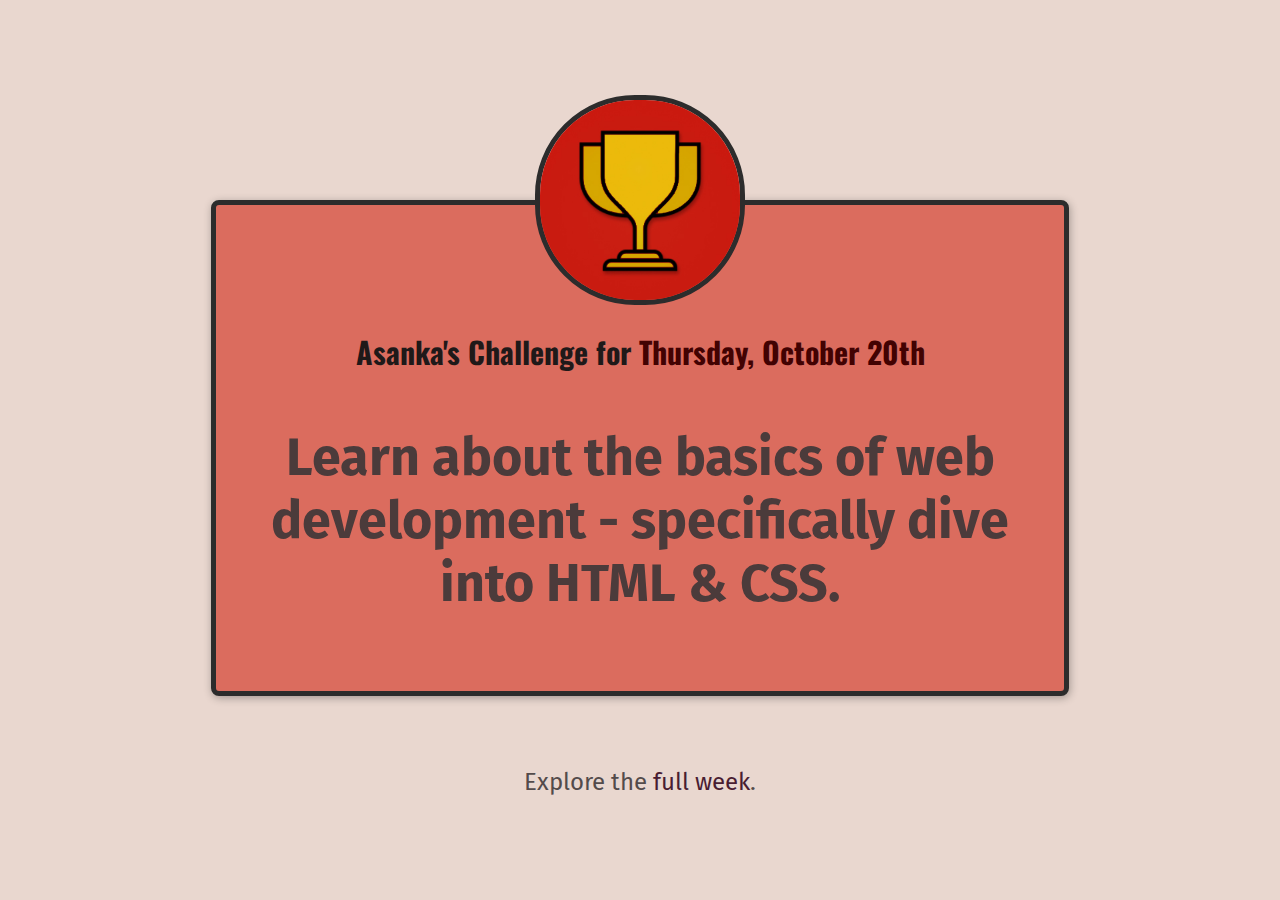
<file: index.html>
<!DOCTYPE html>
<html lang="en">
  <head>
    <meta charset="UTF-8" />
    <link rel="preconnect" href="https://fonts.gstatic.com" />
    <link
      href="https://fonts.googleapis.com/css2?family=Fira+Sans:wght@400;700&family=Oswald:wght@700&display=swap"
      rel="stylesheet"
    />
    <link href="styles/shared.css" rel="stylesheet" />
    <link href="styles/daily-challenge.css" rel="stylesheet" />
    <title>My Daily Challenge</title>
  </head>
  <body>
    <main>
      <img src="images/challenges-trophy.jpg" alt="A trophy" />
      <h1>Asanka's Challenge for <span>Thursday, October 20th</span></h1>
      <p id="todays-challenge">
        Learn about the basics of web development - specifically dive into HTML &
        CSS.
      </p>
    </main>
    <footer>
      <p>Explore the <a href="full-week.html">full week</a>.</p>
    </footer>
    
  </body>
</html>
</file>
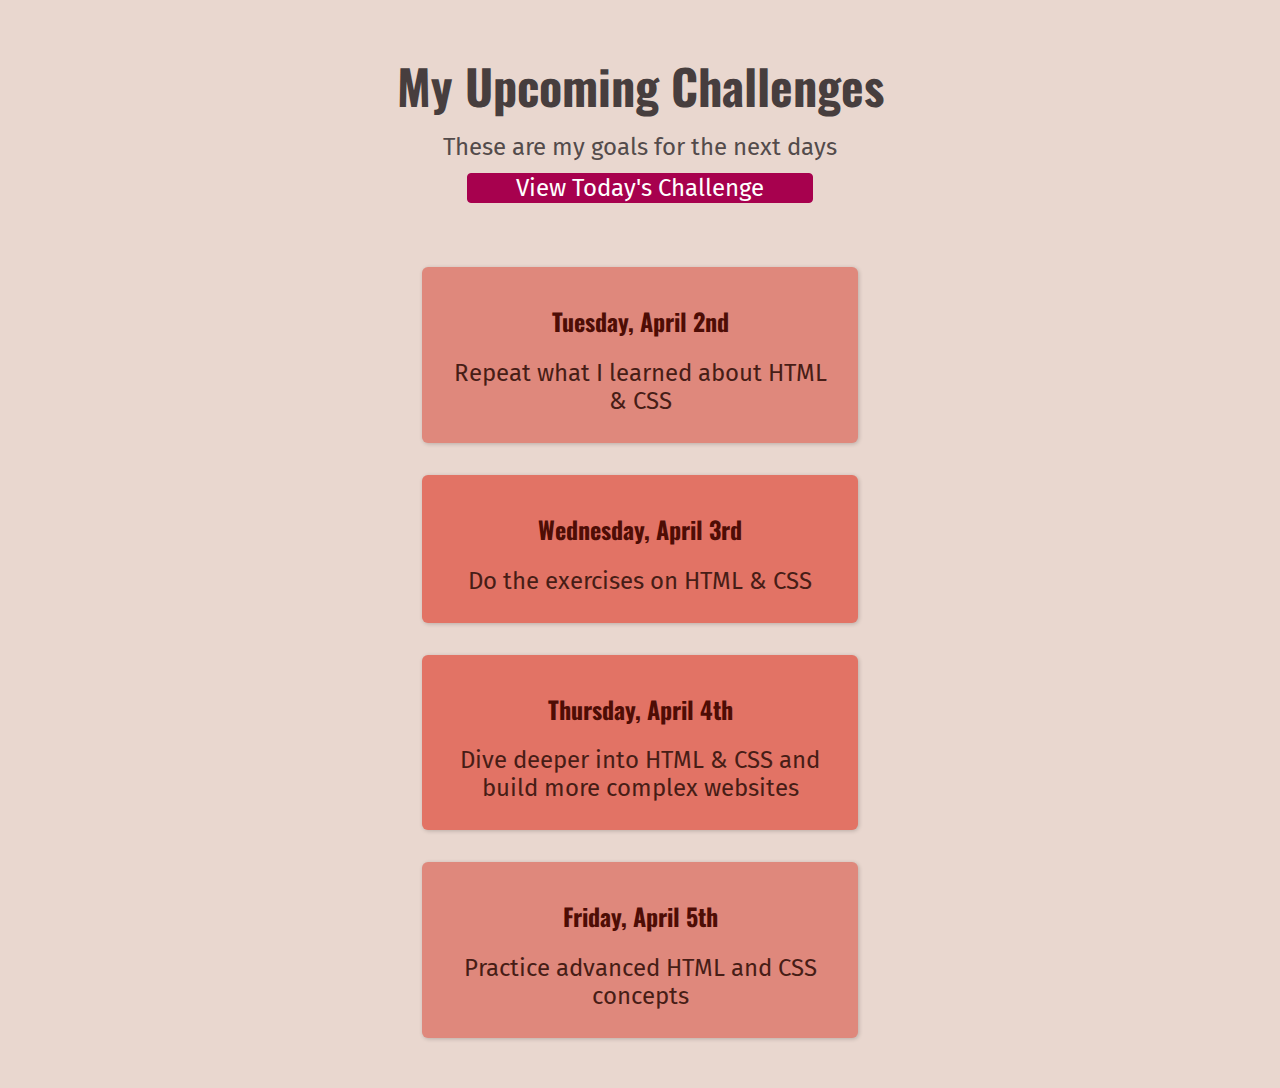
<file: full-week.html>
<!DOCTYPE html>
<html lang="en">
  <head>
    <meta charset="UTF-8" />
    <title>My Upcoming Challenges</title>
    <link rel="preconnect" href="https://fonts.gstatic.com" />
    <link
      href="https://fonts.googleapis.com/css2?family=Fira+Sans:wght@400;700&family=Oswald:wght@700&display=swap"
      rel="stylesheet"
    />
    <link href="styles/shared.css" rel="stylesheet" />
    <link href="styles/full-week.css" rel="stylesheet" />
  </head>
  <body>
    <header>
      <h1>My Upcoming Challenges</h1>
      <p id="description">These are my goals for the next days</p>
      <a href="index.html">View Today's Challenge</a>
    </header>
    <main>
      <ol>
        <li>
          <h2>Tuesday, April 2nd</h2>
          <p>Repeat what I learned about HTML & CSS</p>
        </li>
        <li class="highlight-goal">
          <h2>Wednesday, April 3rd</h2>
          <p>Do the exercises on HTML & CSS</p> 
        </li>
        <li class="highlight-goal">
          <h2>Thursday, April 4th</h2>
          <p>Dive deeper into HTML & CSS and build more complex websites</p>
        </li>
        <li>
          <h2>Friday, April 5th</h2>
          <p>Practice advanced HTML and CSS concepts</p>
        </li>
      </ol>
    </main>
   
  </body>
</html>
</file>
<file: styles/shared.css>
body {
    background-color: rgb(233, 215, 207);
    text-align: center;
    color: rgb(83, 75, 75);
    margin: 50px;
  }
  
  h1 {
    font-family: 'Oswald', sans-serif;
  }
  
  p {
    font-family: 'Fira Sans', sans-serif;
    font-size: 24px;
  }
  
  a {
    font-family: 'Fira Sans', sans-serif;
    text-decoration: none;
    color: rgb(167, 1, 78);
  }
  
  a:hover {
    text-decoration: underline;
  }
</file>
<file: styles/daily-challenge.css>
main {
  width: 800px;
  margin: 200px auto 72px auto;
  background-color: rgb(219, 108, 94);
  padding: 24px;
  border: 5px solid rgb(44, 44, 44);
  border-radius: 8px;
  box-shadow: 1px 2px 8px rgba(0, 0, 0, 0.3);
}

img {
  width: 200px;
  height: 200px;
  border-radius: 100px;
  border: 5px solid rgb(44, 44, 44);
  margin-top: -134px;
}

#todays-challenge {
  color: rgb(75, 59, 59);
  font-weight: bold;
  font-size: 52px;
}

h1 {
  font-size: 30px;
  color: rgb(31, 25, 25);
}

a {
  color: rgb(73, 29, 50);
}

span {
  color: rgb(66, 2, 2);
}
</file>
<file: styles/full-week.css>
header {
    margin-bottom: 64px;
}
h1 {
    margin: 0;
    font-size: 48px;
    color: rgb(71, 62, 62)
}

#description {
    margin: 12px;
}

/* header p {
    margin-bottom: 36px;
} */

a {
    padding: 0px 48px;
    background-color: rgb(167, 1, 78);
    color: white;
    border: 1px solid rgb(167, 1, 78);
    border-radius: 4px;
    font-size: 24px;
    display: inline-block;
    margin: 0;
}

a:hover {
    background-color: rgb(180, 12, 90);
    text-decoration: none;
}

ol {
    list-style: none;
    width: 500px;
    margin: 36px auto 0 auto;
    padding: 0;
}

li {
    padding: 16px;
    box-shadow: 1px 1px 4px rgb(0, 0, 0, 0.2);
    margin: 32px;
    background-color: rgb(223, 136, 124);
    border-radius: 6px;
}

h2 {
    color: rgb(78, 13, 5);
    font-family: 'Oswald', sans-serif;
}

main p {
    margin: 12px;
    color: rgb(71, 29, 22);
}

.highlight-goal {
   background-color: rgb(226, 115, 101);
}
</file>
